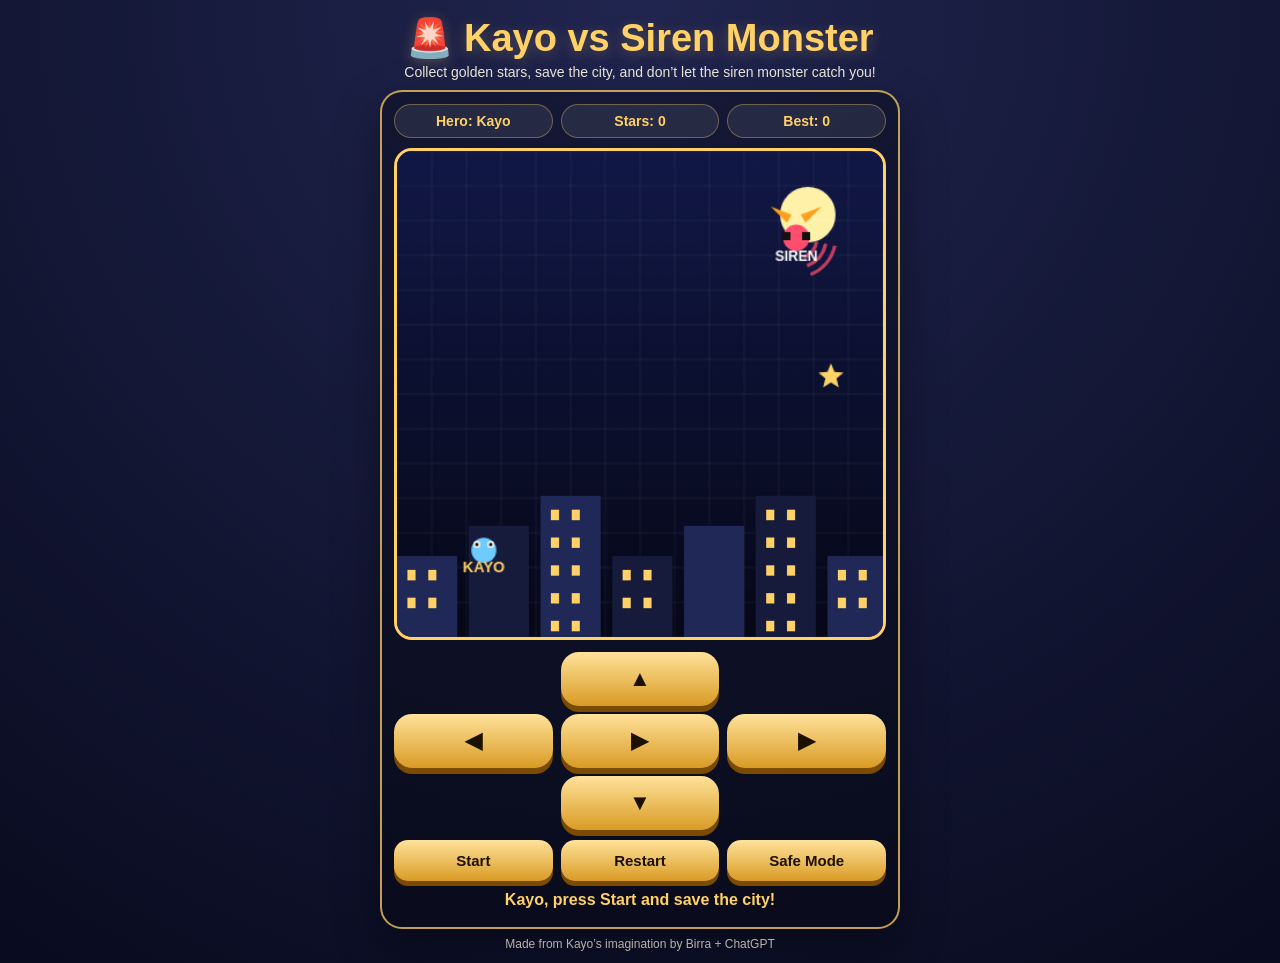
<file: kayo-game/index.html>
<!DOCTYPE html>
<html lang="en">
<head>
  <meta charset="UTF-8" />
  <meta name="viewport" content="width=device-width, initial-scale=1.0, maximum-scale=1.0, user-scalable=no" />
  <title>Kayo vs The Siren Monster</title>
  <meta name="description" content="KayoBoard: Kayo vs The Siren Monster. Collect golden stars and dodge the siren on a one-file browser canvas. No install, no account." />
  <link rel="canonical" href="https://visionmusic.et/kayo-game/" />
  <meta property="og:title" content="KayoBoard — Kayo vs The Siren Monster" />
  <meta property="og:description" content="A one-file browser game. Collect golden stars and don’t let the siren monster catch you." />
  <meta property="og:type" content="website" />
  <meta property="og:url" content="https://visionmusic.et/kayo-game/" />
  <style>
    :root {
      --night:#090b1f;
      --city:#151933;
      --gold:#ffd166;
      --blue:#6ecbff;
      --red:#ff4d6d;
      --green:#69f0ae;
      --white:#fff9e8;
    }
    * { box-sizing: border-box; -webkit-tap-highlight-color: transparent; }
    body {
      margin: 0;
      min-height: 100vh;
      overflow: hidden;
      font-family: Arial, Helvetica, sans-serif;
      color: var(--white);
      background: radial-gradient(circle at top, #20254f, var(--night));
      display: flex;
      align-items: center;
      justify-content: center;
      padding: 12px;
    }
    .wrap {
      width: min(96vw, 520px);
      text-align: center;
    }
    h1 {
      color: var(--gold);
      font-size: clamp(24px, 7vw, 38px);
      margin: 4px 0 4px;
      text-shadow: 0 3px 14px rgba(255,209,102,.25);
    }
    .subtitle {
      opacity: .9;
      margin-bottom: 10px;
      font-size: 14px;
    }
    .panel {
      background: rgba(0,0,0,.28);
      border: 2px solid rgba(255,209,102,.75);
      border-radius: 22px;
      padding: 12px;
      box-shadow: 0 18px 45px rgba(0,0,0,.35);
    }
    .topbar {
      display: flex;
      justify-content: space-between;
      gap: 8px;
      margin-bottom: 10px;
      color: var(--gold);
      font-weight: bold;
    }
    .badge {
      flex: 1;
      border-radius: 999px;
      padding: 8px 8px;
      border: 1px solid rgba(255,209,102,.35);
      background: rgba(255,255,255,.08);
      font-size: 14px;
    }
    canvas {
      width: 100%;
      aspect-ratio: 1/1;
      display: block;
      border: 3px solid var(--gold);
      border-radius: 18px;
      background: #0c1028;
      touch-action: none;
    }
    .controls {
      display: grid;
      grid-template-columns: 1fr 1fr 1fr;
      gap: 8px;
      margin-top: 12px;
      user-select: none;
    }
    button {
      border: 0;
      border-radius: 18px;
      padding: 14px 10px;
      font-size: 22px;
      font-weight: 900;
      color: #1c1000;
      background: linear-gradient(180deg, #ffe29a, #d99b25);
      box-shadow: 0 6px 0 #7a4b00;
      cursor: pointer;
    }
    button:active {
      transform: translateY(4px);
      box-shadow: 0 2px 0 #7a4b00;
    }
    .empty { visibility: hidden; }
    .smallBtns {
      display: flex;
      gap: 8px;
      margin-top: 10px;
    }
    .smallBtns button {
      flex: 1;
      font-size: 15px;
      padding: 12px 8px;
      border-radius: 14px;
      box-shadow: 0 5px 0 #7a4b00;
    }
    .message {
      min-height: 24px;
      margin-top: 10px;
      color: var(--gold);
      font-weight: bold;
    }
    .footer {
      margin-top: 8px;
      opacity: .7;
      font-size: 12px;
    }
  </style>
</head>
<body>
<div class="wrap">
  <h1>🚨 Kayo vs Siren Monster</h1>
  <div class="subtitle">Collect golden stars, save the city, and don’t let the siren monster catch you!</div>
  <div class="panel">
    <div class="topbar">
      <div class="badge">Hero: Kayo</div>
      <div class="badge">Stars: <span id="score">0</span></div>
      <div class="badge">Best: <span id="best">0</span></div>
    </div>
    <canvas id="game" width="420" height="420"></canvas>

    <div class="controls">
      <div class="empty"><button>•</button></div>
      <button onclick="moveHero(0,-1)">▲</button>
      <div class="empty"><button>•</button></div>
      <button onclick="moveHero(-1,0)">◀</button>
      <button onclick="startGame()">▶</button>
      <button onclick="moveHero(1,0)">▶</button>
      <div class="empty"><button>•</button></div>
      <button onclick="moveHero(0,1)">▼</button>
      <div class="empty"><button>•</button></div>
    </div>

    <div class="smallBtns">
      <button onclick="startGame()">Start</button>
      <button onclick="restart()">Restart</button>
      <button onclick="safeMode()">Safe Mode</button>
    </div>

    <div class="message" id="message">Kayo, press Start and save the city!</div>
  </div>
  <div class="footer">Made from Kayo’s imagination by Birra + ChatGPT</div>
</div>

<script>
const canvas = document.getElementById('game');
const ctx = canvas.getContext('2d');
const scoreEl = document.getElementById('score');
const bestEl = document.getElementById('best');
const msgEl = document.getElementById('message');

const grid = 14;
const tile = canvas.width / grid;

let hero = {x: 2, y: 11};
let monster = {x: 11, y: 2};
let star = {x: 7, y: 7};
let score = 0;
let best = Number(localStorage.getItem('kayo_siren_best') || 0);
let running = false;
let timer = null;
let tick = 0;
let monsterSleep = false;

bestEl.textContent = best;

function drawCity() {
  ctx.clearRect(0,0,canvas.width,canvas.height);

  // sky
  const sky = ctx.createLinearGradient(0, 0, 0, canvas.height);
  sky.addColorStop(0, '#111846');
  sky.addColorStop(1, '#060817');
  ctx.fillStyle = sky;
  ctx.fillRect(0,0,canvas.width,canvas.height);

  // moon
  ctx.fillStyle = '#fff2a8';
  ctx.beginPath();
  ctx.arc(355, 55, 24, 0, Math.PI*2);
  ctx.fill();

  // grid street
  ctx.strokeStyle = 'rgba(255,255,255,.06)';
  for (let i=0;i<=grid;i++) {
    ctx.beginPath();
    ctx.moveTo(i*tile,0); ctx.lineTo(i*tile,canvas.height); ctx.stroke();
    ctx.beginPath();
    ctx.moveTo(0,i*tile); ctx.lineTo(canvas.width,i*tile); ctx.stroke();
  }

  // buildings
  for (let i=0; i<7; i++) {
    const x = i * 62;
    const h = 70 + (i%3)*26;
    ctx.fillStyle = i%2 ? '#161b3b' : '#202858';
    ctx.fillRect(x, canvas.height-h, 52, h);
    ctx.fillStyle = '#ffd166';
    for (let wx=x+9; wx<x+45; wx+=18) {
      for (let wy=canvas.height-h+12; wy<canvas.height-12; wy+=24) {
        if ((wx+wy+i) % 3 !== 0) ctx.fillRect(wx, wy, 7, 9);
      }
    }
  }
}

function drawStar() {
  ctx.save();
  ctx.translate(star.x*tile + tile/2, star.y*tile + tile/2);
  ctx.fillStyle = '#ffd166';
  ctx.beginPath();
  for (let i=0;i<10;i++) {
    const r = i%2===0 ? tile*.38 : tile*.17;
    const a = Math.PI/5*i - Math.PI/2;
    ctx.lineTo(Math.cos(a)*r, Math.sin(a)*r);
  }
  ctx.closePath();
  ctx.fill();
  ctx.restore();
}

function drawHero() {
  const cx = hero.x*tile + tile/2;
  const cy = hero.y*tile + tile/2;

  ctx.fillStyle = '#6ecbff';
  ctx.beginPath();
  ctx.arc(cx, cy, tile*.36, 0, Math.PI*2);
  ctx.fill();

  ctx.fillStyle = '#fff9e8';
  ctx.beginPath();
  ctx.arc(cx-6, cy-5, 3, 0, Math.PI*2);
  ctx.arc(cx+6, cy-5, 3, 0, Math.PI*2);
  ctx.fill();

  ctx.fillStyle = '#111';
  ctx.beginPath();
  ctx.arc(cx-6, cy-5, 1.5, 0, Math.PI*2);
  ctx.arc(cx+6, cy-5, 1.5, 0, Math.PI*2);
  ctx.fill();

  ctx.fillStyle = '#ffd166';
  ctx.font = 'bold 13px Arial';
  ctx.textAlign = 'center';
  ctx.fillText('KAYO', cx, cy + tile*.62);
}

function drawMonster() {
  const cx = monster.x*tile + tile/2;
  const cy = monster.y*tile + tile/2;

  ctx.fillStyle = monsterSleep ? '#7f8c8d' : '#ff4d6d';
  ctx.beginPath();
  ctx.arc(cx, cy, tile*.38, 0, Math.PI*2);
  ctx.fill();

  // siren horns
  ctx.fillStyle = monsterSleep ? '#bdc3c7' : '#ff9f1c';
  ctx.beginPath();
  ctx.moveTo(cx-8, cy-13); ctx.lineTo(cx-22, cy-27); ctx.lineTo(cx-4, cy-20); ctx.fill();
  ctx.beginPath();
  ctx.moveTo(cx+8, cy-13); ctx.lineTo(cx+22, cy-27); ctx.lineTo(cx+4, cy-20); ctx.fill();

  // sound waves
  if (!monsterSleep) {
    ctx.strokeStyle = 'rgba(255,77,109,.75)';
    ctx.lineWidth = 3;
    for (let r=18; r<=34; r+=8) {
      ctx.beginPath();
      ctx.arc(cx, cy, r + (tick%8), 0.2, 1.2);
      ctx.stroke();
    }
  }

  ctx.fillStyle = '#111';
  ctx.fillRect(cx-12, cy-5, 7, 7);
  ctx.fillRect(cx+5, cy-5, 7, 7);

  ctx.fillStyle = '#fff';
  ctx.font = 'bold 12px Arial';
  ctx.textAlign = 'center';
  ctx.fillText(monsterSleep ? 'NAP' : 'SIREN', cx, cy + tile*.65);
}

function draw() {
  drawCity();
  drawStar();
  drawHero();
  drawMonster();
}

function randomCell() {
  return {x: Math.floor(Math.random()*grid), y: Math.floor(Math.random()*grid)};
}

function newStar() {
  do {
    star = randomCell();
  } while ((star.x === hero.x && star.y === hero.y) || (star.x === monster.x && star.y === monster.y));
}

function moveHero(dx, dy) {
  if (!running) startGame();
  hero.x = Math.max(0, Math.min(grid-1, hero.x + dx));
  hero.y = Math.max(0, Math.min(grid-1, hero.y + dy));
  checkStar();
  checkCaught();
  draw();
}

function monsterMove() {
  if (monsterSleep) return;
  const dx = hero.x - monster.x;
  const dy = hero.y - monster.y;
  if (Math.abs(dx) > Math.abs(dy)) monster.x += Math.sign(dx);
  else monster.y += Math.sign(dy);
}

function checkStar() {
  if (hero.x === star.x && hero.y === star.y) {
    score++;
    scoreEl.textContent = score;
    msgEl.textContent = 'Good job Kayo! You saved ' + score + ' stars!';
    if (score > best) {
      best = score;
      localStorage.setItem('kayo_siren_best', best);
      bestEl.textContent = best;
    }
    if (score % 5 === 0) {
      monsterSleep = true;
      msgEl.textContent = 'Power up! Siren Monster is sleeping!';
      setTimeout(() => { monsterSleep = false; }, 2500);
    }
    newStar();
  }
}

function checkCaught() {
  if (hero.x === monster.x && hero.y === monster.y) {
    clearInterval(timer);
    running = false;
    msgEl.textContent = 'Oh no! Siren Monster found Kayo. Press Restart!';
  }
}

function loop() {
  tick++;
  if (tick % 3 === 0) {
    monsterMove();
    checkCaught();
  }
  draw();
}

function startGame() {
  if (running) return;
  running = true;
  msgEl.textContent = 'Run Kayo! Get the golden stars!';
  clearInterval(timer);
  timer = setInterval(loop, 170);
}

function restart() {
  clearInterval(timer);
  hero = {x: 2, y: 11};
  monster = {x: 11, y: 2};
  score = 0;
  tick = 0;
  monsterSleep = false;
  scoreEl.textContent = score;
  newStar();
  running = false;
  msgEl.textContent = 'Kayo, press Start and save the city!';
  draw();
}

function safeMode() {
  monsterSleep = true;
  msgEl.textContent = 'Safe Mode: Siren Monster is sleeping for a little bit.';
  setTimeout(() => { monsterSleep = false; }, 6000);
  draw();
}

document.addEventListener('keydown', e => {
  if (e.key === 'ArrowUp') moveHero(0,-1);
  if (e.key === 'ArrowDown') moveHero(0,1);
  if (e.key === 'ArrowLeft') moveHero(-1,0);
  if (e.key === 'ArrowRight') moveHero(1,0);
});

let sx=0, sy=0;
canvas.addEventListener('touchstart', e => {
  const t = e.touches[0]; sx = t.clientX; sy = t.clientY;
}, {passive:true});

canvas.addEventListener('touchend', e => {
  const t = e.changedTouches[0];
  const dx = t.clientX - sx;
  const dy = t.clientY - sy;
  if (Math.abs(dx) > Math.abs(dy)) {
    if (dx > 18) moveHero(1,0);
    if (dx < -18) moveHero(-1,0);
  } else {
    if (dy > 18) moveHero(0,1);
    if (dy < -18) moveHero(0,-1);
  }
}, {passive:true});

restart();
</script>
</body>
</html>
</file>
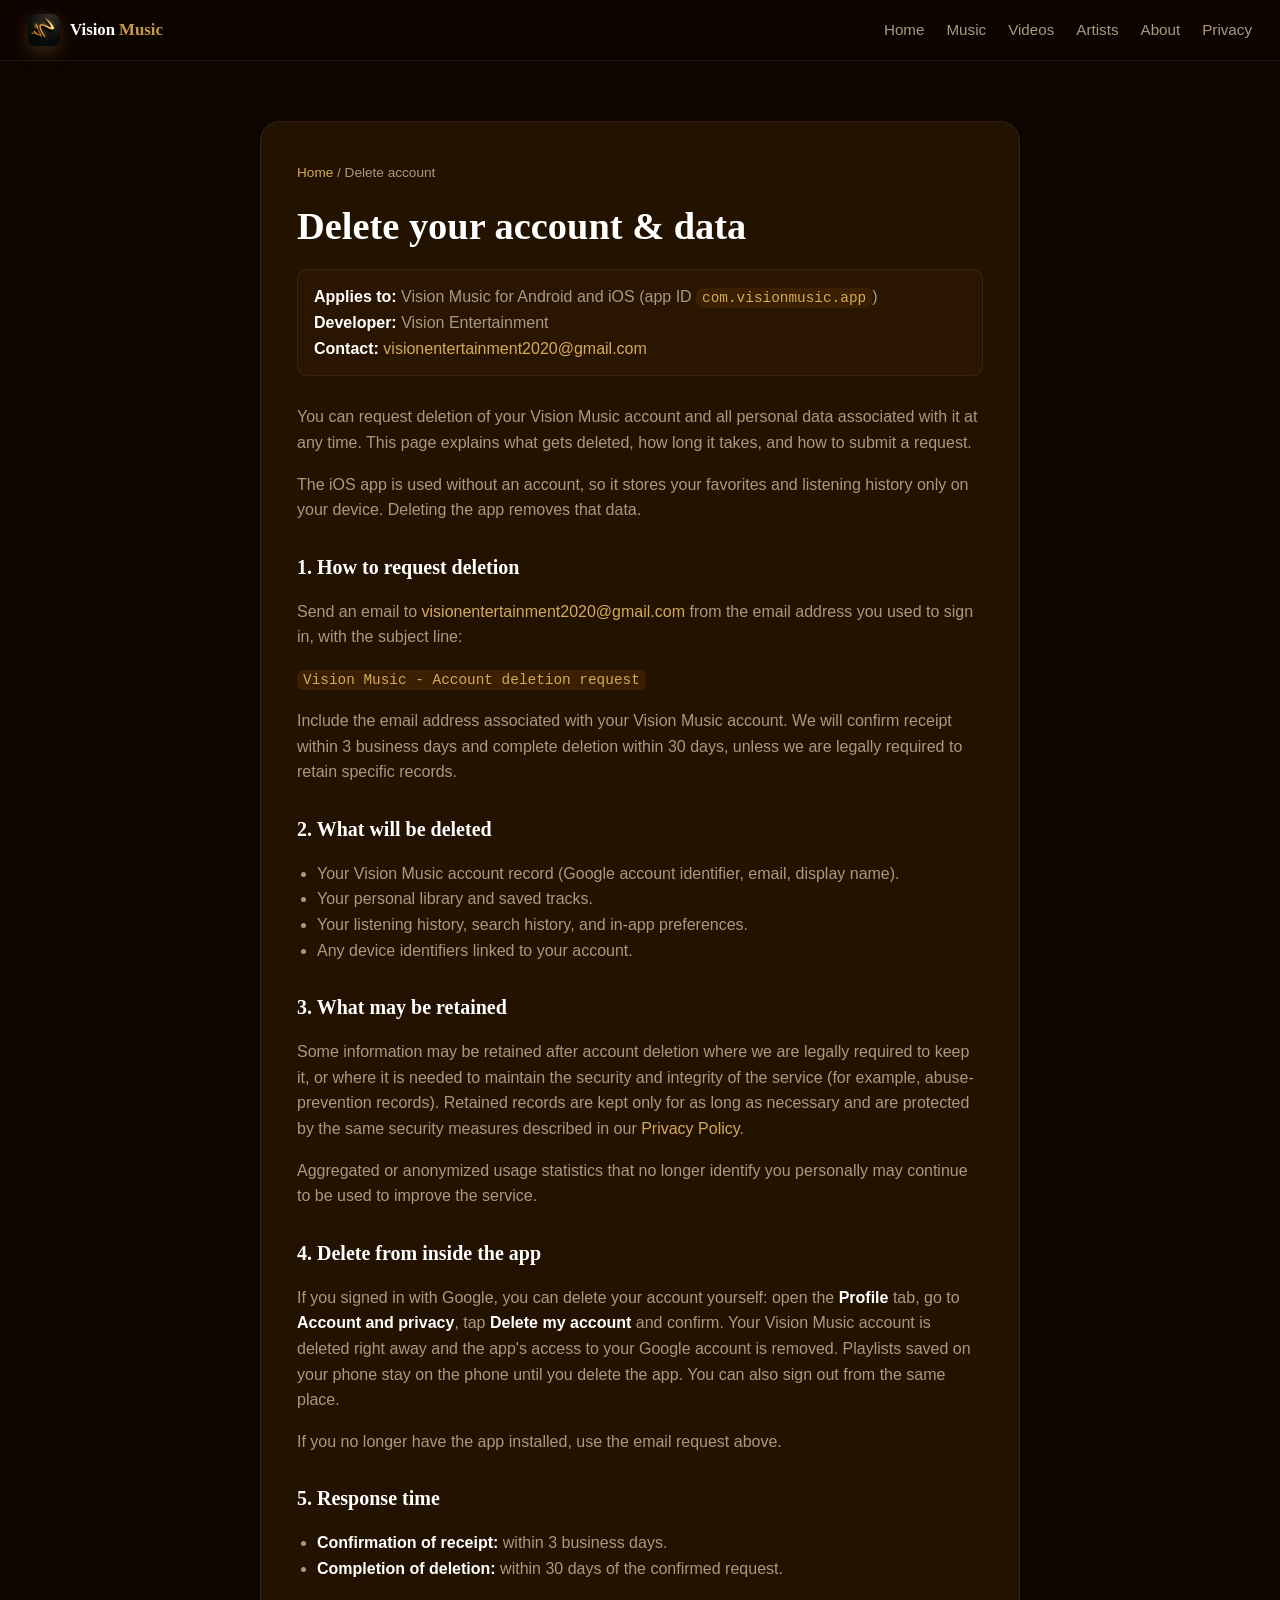
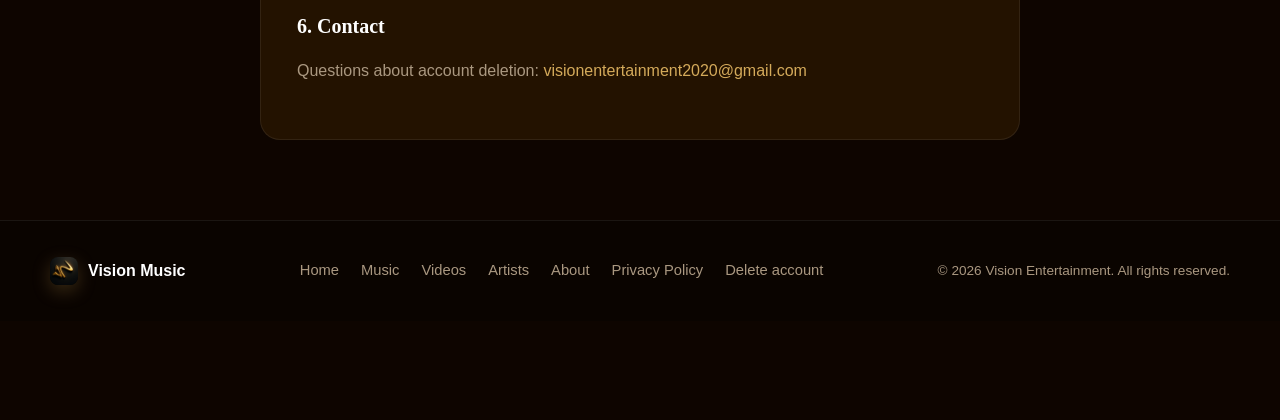
<file: delete-account.html>
<!doctype html>
<html lang="en">
<head>
  <meta charset="utf-8">
<meta name="viewport" content="width=device-width, initial-scale=1">
  <link rel="canonical" href="https://visionmusic.et/delete-account.html">
  <title>Delete your account — Vision Music</title>
  <meta name="description" content="How to request deletion of your Vision Music account and associated data.">
  <meta name="theme-color" content="#0E0500">
  <link rel="icon" href="assets/img/icon-512.png" type="image/png">
  <link rel="stylesheet" href="assets/styles.css">
</head>
<body class="legal">

<!-- HEADER -->
<header class="site-header">
  <a class="brand" href="/">
    <img class="brand-logo" src="assets/img/icon-512.png" alt="">
    <span class="brand-name">Vision<span class="brand-name-accent">Music</span></span>
  </a>
  <nav class="site-nav" aria-label="Primary">
    <a href="index.html#home">Home</a>
    <a href="index.html#player">Music</a>
    <a href="index.html#videos">Videos</a>
    <a href="index.html#artists">Artists</a>
    <a href="index.html#about">About</a>
    <a href="privacy.html">Privacy</a>
  </nav>
</header>

<main class="legal-main">
  <article class="legal-article">
    <p class="legal-breadcrumb"><a href="index.html">Home</a> <span aria-hidden="true">/</span> Delete account</p>
    <h1>Delete your account &amp; data</h1>
    <p class="legal-meta">
      <strong>Applies to:</strong> Vision Music for Android and iOS (app ID <code>com.visionmusic.app</code>)<br>
      <strong>Developer:</strong> Vision Entertainment<br>
      <strong>Contact:</strong> <a href="mailto:visionentertainment2020@gmail.com">visionentertainment2020@gmail.com</a>
    </p>

    <p>
      You can request deletion of your Vision Music account and all personal
      data associated with it at any time. This page explains what gets
      deleted, how long it takes, and how to submit a request.
    </p>
    <p>
      The iOS app is used without an account, so it stores your favorites
      and listening history only on your device. Deleting the app removes
      that data.
    </p>

    <h2>1. How to request deletion</h2>
    <p>
      Send an email to
      <a href="mailto:visionentertainment2020@gmail.com?subject=Vision%20Music%20-%20Account%20deletion%20request&amp;body=Please%20delete%20my%20Vision%20Music%20account%20and%20associated%20data.%0A%0AAccount%20email%20used%20to%20sign%20in%3A%0A">visionentertainment2020@gmail.com</a>
      from the email address you used to sign in, with the subject line:
    </p>
    <p><code>Vision Music - Account deletion request</code></p>
    <p>
      Include the email address associated with your Vision Music account.
      We will confirm receipt within 3 business days and complete deletion
      within 30 days, unless we are legally required to retain specific
      records.
    </p>

    <h2>2. What will be deleted</h2>
    <ul>
      <li>Your Vision Music account record (Google account identifier, email, display name).</li>
      <li>Your personal library and saved tracks.</li>
      <li>Your listening history, search history, and in-app preferences.</li>
      <li>Any device identifiers linked to your account.</li>
    </ul>

    <h2>3. What may be retained</h2>
    <p>
      Some information may be retained after account deletion where we are
      legally required to keep it, or where it is needed to maintain the
      security and integrity of the service (for example, abuse-prevention
      records). Retained records are kept only for as long as necessary and
      are protected by the same security measures described in our
      <a href="privacy.html">Privacy Policy</a>.
    </p>
    <p>
      Aggregated or anonymized usage statistics that no longer identify you
      personally may continue to be used to improve the service.
    </p>

    <h2>4. Delete from inside the app</h2>
    <p>
      If you signed in with Google, you can delete your account yourself:
      open the <strong>Profile</strong> tab, go to
      <strong>Account and privacy</strong>, tap
      <strong>Delete my account</strong> and confirm. Your Vision Music
      account is deleted right away and the app's access to your Google
      account is removed. Playlists saved on your phone stay on the phone
      until you delete the app. You can also sign out from the same place.
    </p>
    <p>
      If you no longer have the app installed, use the email request above.
    </p>

    <h2>5. Response time</h2>
    <ul>
      <li><strong>Confirmation of receipt:</strong> within 3 business days.</li>
      <li><strong>Completion of deletion:</strong> within 30 days of the confirmed request.</li>
    </ul>

    <h2>6. Contact</h2>
    <p>
      Questions about account deletion:
      <a href="mailto:visionentertainment2020@gmail.com">visionentertainment2020@gmail.com</a>
    </p>
  </article>
</main>

<!-- FOOTER -->
<footer class="site-footer">
  <div class="footer-inner">
    <div class="footer-brand">
      <img class="brand-logo" src="assets/img/icon-512.png" alt="">
      <span>Vision Music</span>
    </div>
    <nav class="footer-nav" aria-label="Footer">
      <a href="index.html#home">Home</a>
      <a href="index.html#player">Music</a>
      <a href="index.html#videos">Videos</a>
      <a href="index.html#artists">Artists</a>
      <a href="index.html#about">About</a>
      <a href="privacy.html">Privacy Policy</a>
      <a href="delete-account.html">Delete account</a>
    </nav>
    <p class="footer-copy">© <span id="year">2026</span> Vision Entertainment. All rights reserved.</p>
  </div>
</footer>

<script>document.getElementById('year').textContent = new Date().getFullYear();</script>
</body>
</html>
</file>
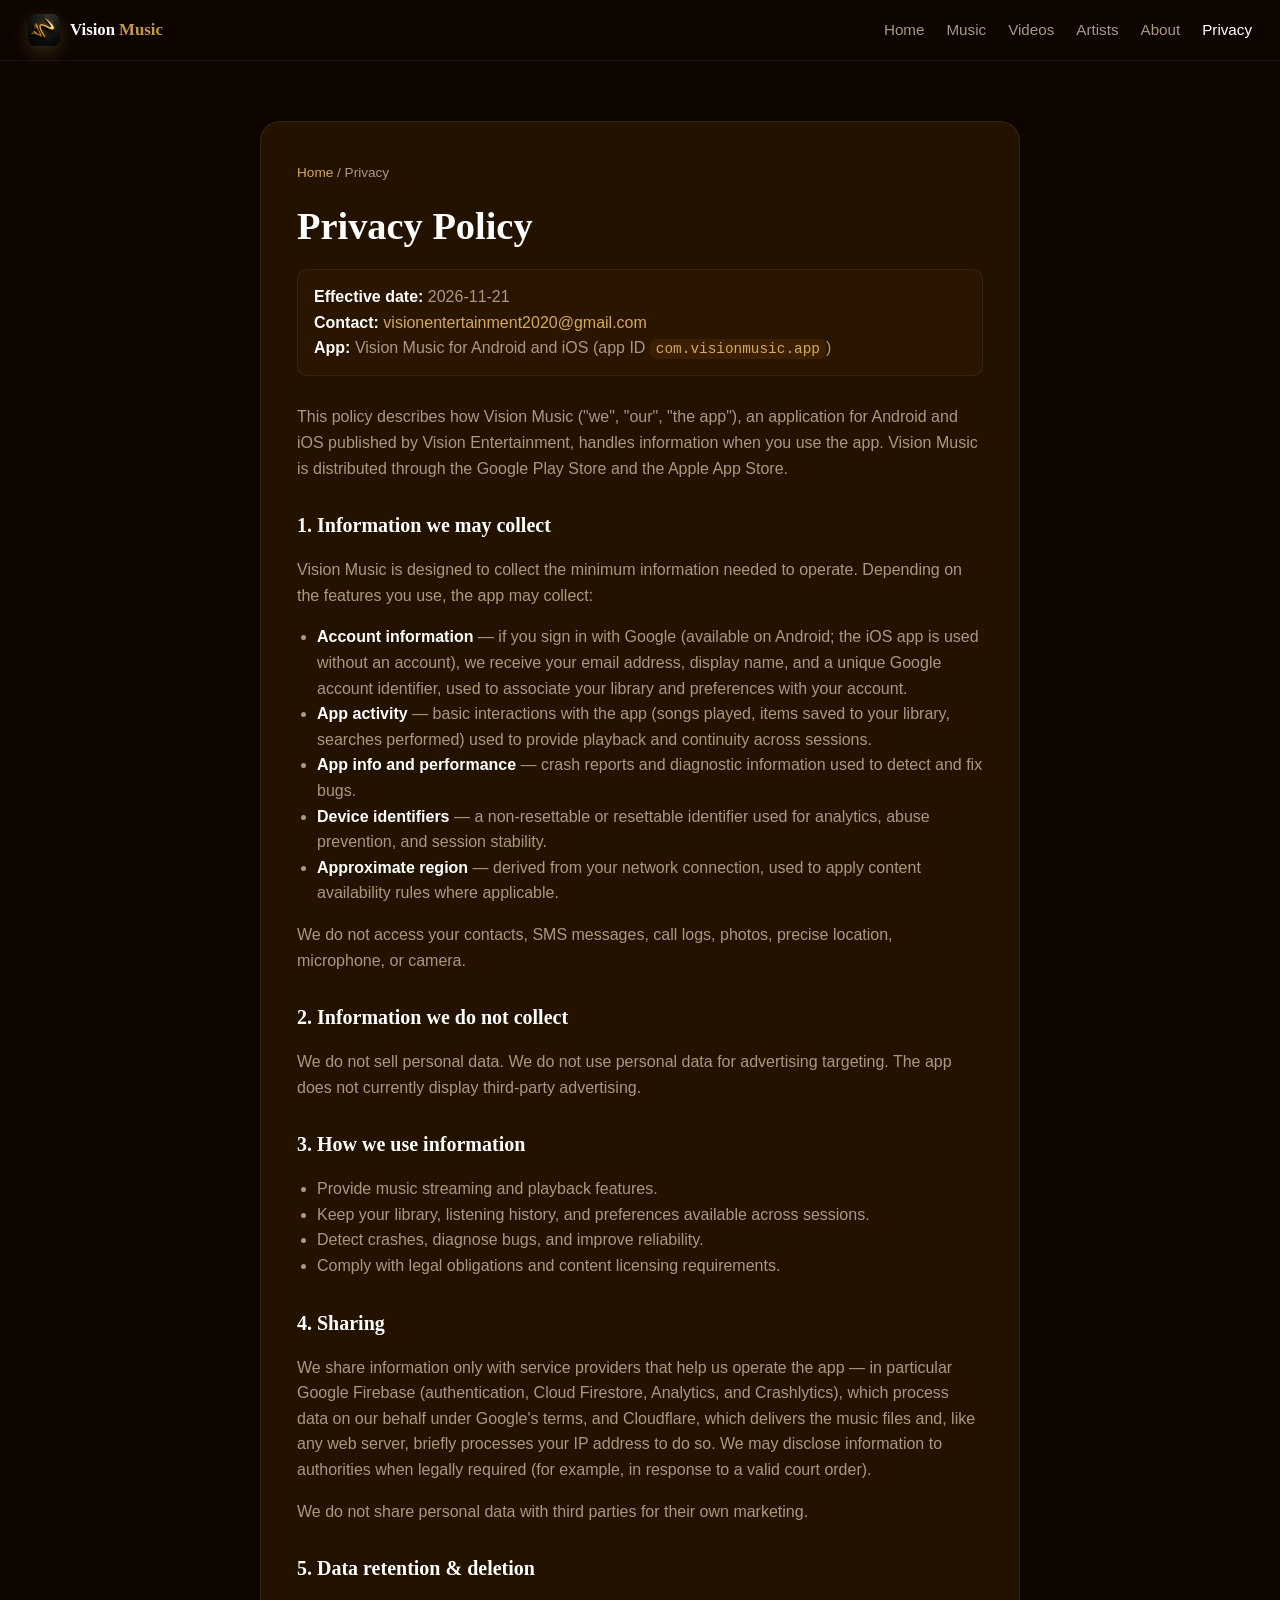
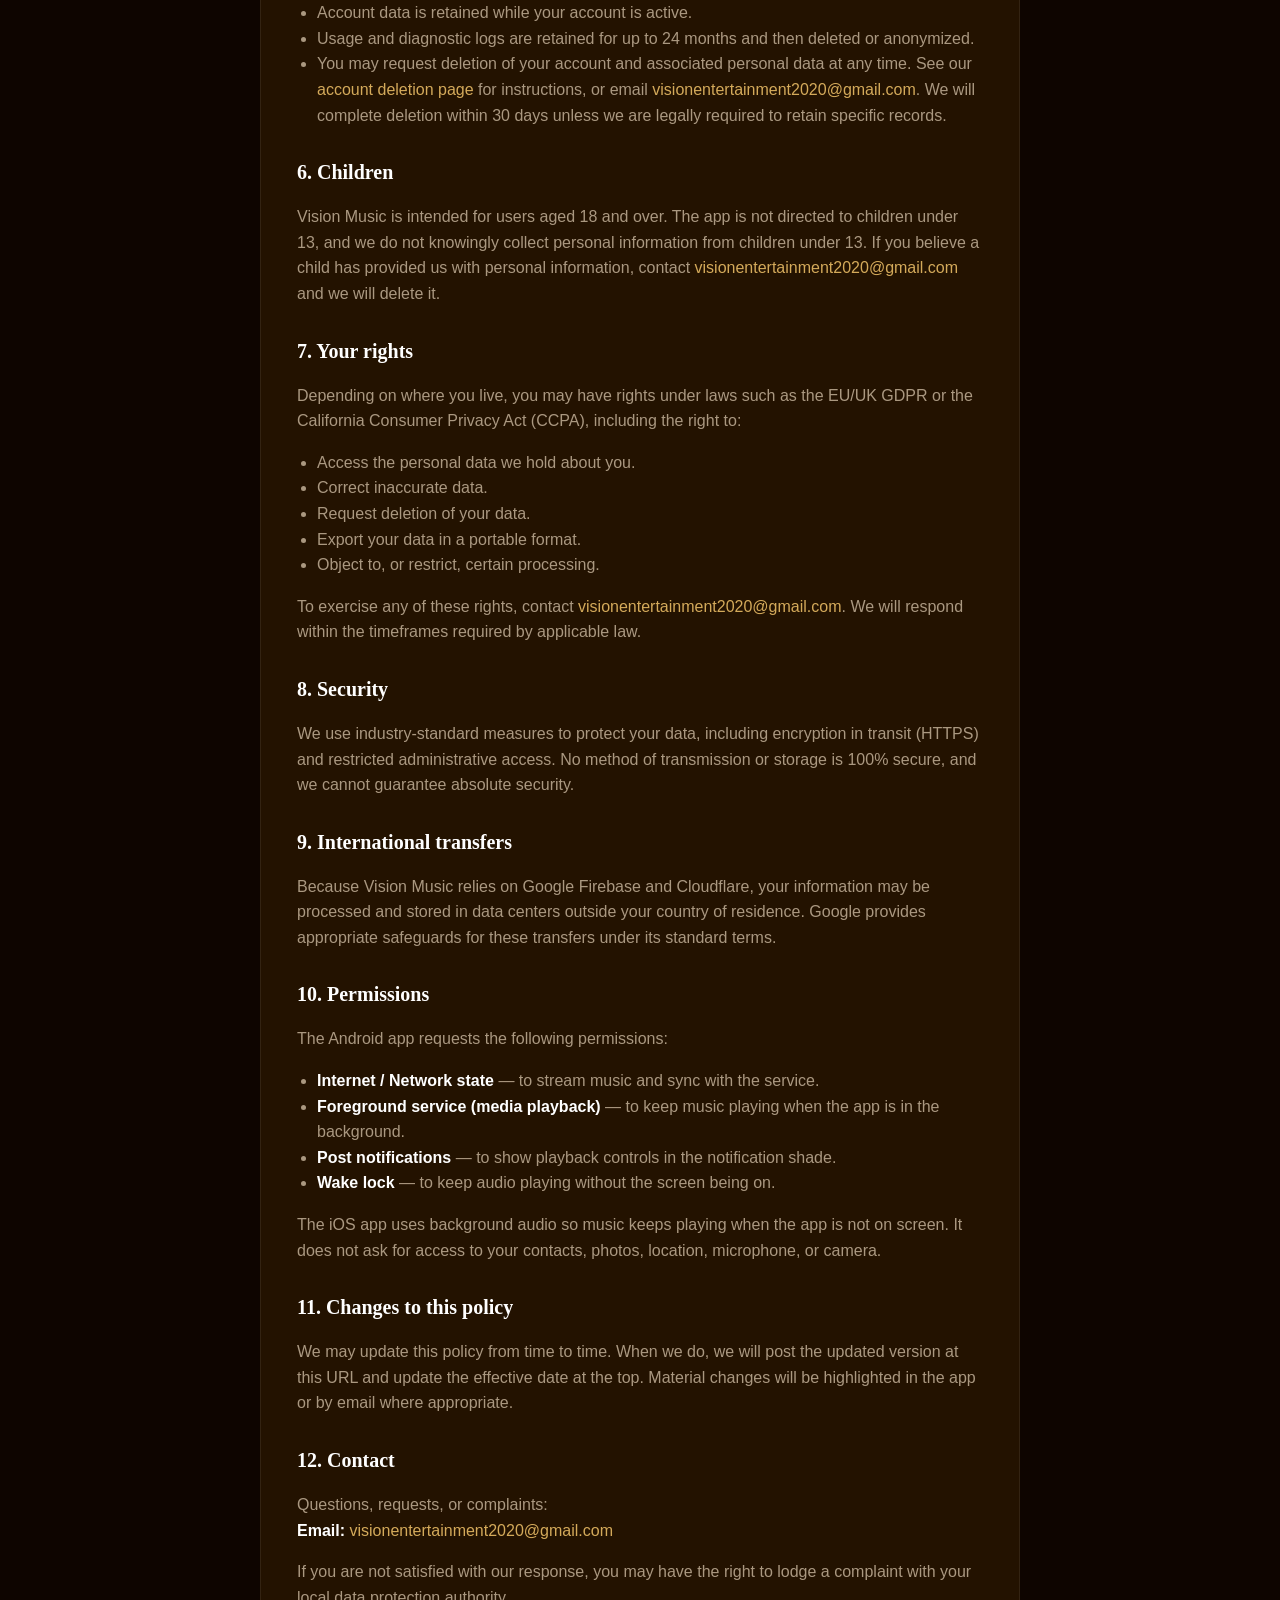
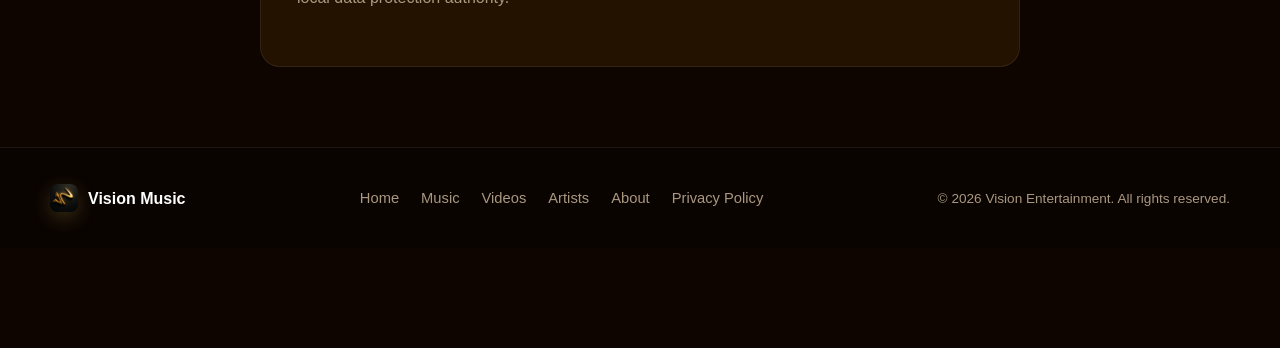
<file: privacy.html>
<!doctype html>
<html lang="en">
<head>
  <meta charset="utf-8">
<meta name="viewport" content="width=device-width, initial-scale=1">
  <link rel="canonical" href="https://visionmusic.et/privacy.html">
  <title>Privacy Policy — Vision Music</title>
  <meta name="description" content="Privacy Policy for the Vision Music app on Android and iOS.">
  <meta name="theme-color" content="#0E0500">
  <link rel="icon" href="assets/img/icon-512.png" type="image/png">
  <link rel="stylesheet" href="assets/styles.css">
</head>
<body class="legal">

<!-- HEADER -->
<header class="site-header">
  <a class="brand" href="/">
    <img class="brand-logo" src="assets/img/icon-512.png" alt="">
    <span class="brand-name">Vision<span class="brand-name-accent">Music</span></span>
  </a>
  <nav class="site-nav" aria-label="Primary">
    <a href="index.html#home">Home</a>
    <a href="index.html#player">Music</a>
    <a href="index.html#videos">Videos</a>
    <a href="index.html#artists">Artists</a>
    <a href="index.html#about">About</a>
    <a href="privacy.html" aria-current="page">Privacy</a>
  </nav>
</header>

<main class="legal-main">
  <article class="legal-article">
    <p class="legal-breadcrumb"><a href="index.html">Home</a> <span aria-hidden="true">/</span> Privacy</p>
    <h1>Privacy Policy</h1>
    <p class="legal-meta">
      <strong>Effective date:</strong> 2026-11-21<br>
      <strong>Contact:</strong> <a href="mailto:visionentertainment2020@gmail.com">visionentertainment2020@gmail.com</a><br>
      <strong>App:</strong> Vision Music for Android and iOS (app ID <code>com.visionmusic.app</code>)
    </p>

    <p>
      This policy describes how Vision Music ("we", "our", "the app"),
      an application for Android and iOS published by Vision Entertainment,
      handles information when you use the app. Vision Music is distributed
      through the Google Play Store and the Apple App Store.
    </p>

    <h2>1. Information we may collect</h2>
    <p>
      Vision Music is designed to collect the minimum information needed to
      operate. Depending on the features you use, the app may collect:
    </p>
    <ul>
      <li><strong>Account information</strong> — if you sign in with Google (available on Android; the iOS app is used without an account), we receive your email address, display name, and a unique Google account identifier, used to associate your library and preferences with your account.</li>
      <li><strong>App activity</strong> — basic interactions with the app (songs played, items saved to your library, searches performed) used to provide playback and continuity across sessions.</li>
      <li><strong>App info and performance</strong> — crash reports and diagnostic information used to detect and fix bugs.</li>
      <li><strong>Device identifiers</strong> — a non-resettable or resettable identifier used for analytics, abuse prevention, and session stability.</li>
      <li><strong>Approximate region</strong> — derived from your network connection, used to apply content availability rules where applicable.</li>
    </ul>
    <p>We do not access your contacts, SMS messages, call logs, photos, precise location, microphone, or camera.</p>

    <h2>2. Information we do not collect</h2>
    <p>
      We do not sell personal data. We do not use personal data for
      advertising targeting. The app does not currently display third-party
      advertising.
    </p>

    <h2>3. How we use information</h2>
    <ul>
      <li>Provide music streaming and playback features.</li>
      <li>Keep your library, listening history, and preferences available across sessions.</li>
      <li>Detect crashes, diagnose bugs, and improve reliability.</li>
      <li>Comply with legal obligations and content licensing requirements.</li>
    </ul>

    <h2>4. Sharing</h2>
    <p>
      We share information only with service providers that help us operate
      the app — in particular Google Firebase (authentication, Cloud
      Firestore, Analytics, and Crashlytics), which process data on our
      behalf under Google's terms, and Cloudflare, which delivers the music
      files and, like any web server, briefly processes your IP address to
      do so. We may disclose information to authorities when
      legally required (for example, in response to a valid court order).
    </p>
    <p>We do not share personal data with third parties for their own marketing.</p>

    <h2>5. Data retention &amp; deletion</h2>
    <ul>
      <li>Account data is retained while your account is active.</li>
      <li>Usage and diagnostic logs are retained for up to 24 months and then deleted or anonymized.</li>
      <li>You may request deletion of your account and associated personal data at any time. See our <a href="delete-account.html">account deletion page</a> for instructions, or email <a href="mailto:visionentertainment2020@gmail.com">visionentertainment2020@gmail.com</a>. We will complete deletion within 30 days unless we are legally required to retain specific records.</li>
    </ul>

    <h2>6. Children</h2>
    <p>
      Vision Music is intended for users aged 18 and over. The app is not
      directed to children under 13, and we do not knowingly collect personal
      information from children under 13. If you believe a child has
      provided us with personal information, contact
      <a href="mailto:visionentertainment2020@gmail.com">visionentertainment2020@gmail.com</a>
      and we will delete it.
    </p>

    <h2>7. Your rights</h2>
    <p>Depending on where you live, you may have rights under laws such as the EU/UK GDPR or the California Consumer Privacy Act (CCPA), including the right to:</p>
    <ul>
      <li>Access the personal data we hold about you.</li>
      <li>Correct inaccurate data.</li>
      <li>Request deletion of your data.</li>
      <li>Export your data in a portable format.</li>
      <li>Object to, or restrict, certain processing.</li>
    </ul>
    <p>To exercise any of these rights, contact <a href="mailto:visionentertainment2020@gmail.com">visionentertainment2020@gmail.com</a>. We will respond within the timeframes required by applicable law.</p>

    <h2>8. Security</h2>
    <p>
      We use industry-standard measures to protect your data, including
      encryption in transit (HTTPS) and restricted administrative access. No
      method of transmission or storage is 100% secure, and we cannot
      guarantee absolute security.
    </p>

    <h2>9. International transfers</h2>
    <p>
      Because Vision Music relies on Google Firebase and Cloudflare, your
      information may be processed and stored in data centers outside your
      country of residence. Google provides appropriate safeguards for
      these transfers under its standard terms.
    </p>

    <h2>10. Permissions</h2>
    <p>The Android app requests the following permissions:</p>
    <ul>
      <li><strong>Internet / Network state</strong> — to stream music and sync with the service.</li>
      <li><strong>Foreground service (media playback)</strong> — to keep music playing when the app is in the background.</li>
      <li><strong>Post notifications</strong> — to show playback controls in the notification shade.</li>
      <li><strong>Wake lock</strong> — to keep audio playing without the screen being on.</li>
    </ul>
    <p>
      The iOS app uses background audio so music keeps playing when the app
      is not on screen. It does not ask for access to your contacts, photos,
      location, microphone, or camera.
    </p>

    <h2>11. Changes to this policy</h2>
    <p>
      We may update this policy from time to time. When we do, we will post
      the updated version at this URL and update the effective date at the
      top. Material changes will be highlighted in the app or by email
      where appropriate.
    </p>

    <h2>12. Contact</h2>
    <p>
      Questions, requests, or complaints:<br>
      <strong>Email:</strong>
      <a href="mailto:visionentertainment2020@gmail.com">visionentertainment2020@gmail.com</a>
    </p>
    <p>If you are not satisfied with our response, you may have the right to lodge a complaint with your local data protection authority.</p>
  </article>
</main>

<!-- FOOTER -->
<footer class="site-footer">
  <div class="footer-inner">
    <div class="footer-brand">
      <img class="brand-logo" src="assets/img/icon-512.png" alt="">
      <span>Vision Music</span>
    </div>
    <nav class="footer-nav" aria-label="Footer">
      <a href="index.html#home">Home</a>
      <a href="index.html#player">Music</a>
      <a href="index.html#videos">Videos</a>
      <a href="index.html#artists">Artists</a>
      <a href="index.html#about">About</a>
      <a href="privacy.html">Privacy Policy</a>
    </nav>
    <p class="footer-copy">© <span id="year">2026</span> Vision Entertainment. All rights reserved.</p>
  </div>
</footer>

<script>document.getElementById('year').textContent = new Date().getFullYear();</script>
</body>
</html>
</file>
<file: assets/styles.css>
/* ============================================
   Vision Music — Global Styles
   ============================================ */

:root {
  --gold: #C39A4A;
  --gold-light: #D4AA5A;
  --gold-deep: #A67C32;
  --gold-dim: #8B6820;

  --bg: #0E0500;
  --bg-alt: #160800;
  --surface: #1A0A00;
  --card: #231200;
  --card-hover: #2a1600;

  --text: #FFFFFF;
  --text-soft: #AA9880;
  --text-dim: #6B5040;

  --line: rgba(255, 255, 255, 0.07);
  --line-strong: rgba(255, 255, 255, 0.12);

  --radius-s: 12px;
  --radius-m: 16px;
  --radius-l: 20px;
  --radius-xl: 28px;

  --max-w: 1180px;

  --font-sans: "Inter", -apple-system, BlinkMacSystemFont, "SF Pro Text", "Segoe UI", Roboto, Helvetica, Arial, sans-serif;
  --font-display: "Playfair Display", "Cormorant Garamond", Georgia, serif;
}

/* Base
   ------------------------------------------ */
* { box-sizing: border-box; }

html, body {
  margin: 0;
  padding: 0;
}

body {
  background: var(--bg);
  color: var(--text);
  font-family: var(--font-sans);
  font-size: 16px;
  line-height: 1.6;
  -webkit-font-smoothing: antialiased;
  -moz-osx-font-smoothing: grayscale;
  overflow-x: hidden;
  padding-bottom: 100px;
}

a {
  color: var(--gold-light);
  text-decoration: none;
}
a:hover { color: var(--gold); }

img {
  max-width: 100%;
  display: block;
}

/* Header
   ------------------------------------------ */
.site-header {
  position: sticky;
  top: 0;
  z-index: 40;
  display: flex;
  align-items: center;
  justify-content: space-between;
  padding: 14px 28px;
  background: rgba(14, 5, 0, 0.92);
  backdrop-filter: saturate(160%) blur(12px);
  -webkit-backdrop-filter: saturate(160%) blur(12px);
  border-bottom: 1px solid var(--line);
}

.brand {
  display: inline-flex;
  align-items: center;
  gap: 10px;
  color: var(--text);
  font-weight: 600;
}

.brand-logo {
  width: 32px;
  height: 32px;
  border-radius: 8px;
  box-shadow: 0 6px 18px rgba(195, 154, 74, 0.25);
}

.brand-name {
  font-family: var(--font-display);
  font-size: 1.05rem;
}

.brand-name-accent {
  color: var(--gold);
  margin-left: 4px;
}

.site-nav {
  display: flex;
  gap: 22px;
}

.site-nav a {
  color: var(--text-soft);
  font-size: 0.95rem;
  transition: color .2s ease;
}

.site-nav a:hover,
.site-nav a[aria-current="page"] {
  color: var(--text);
}

/* Hero
   ------------------------------------------ */
.hero {
  position: relative;
  padding: 72px 28px 80px;
  overflow: hidden;
  background:
    radial-gradient(900px 520px at 85% -10%, rgba(195, 154, 74, 0.18), transparent 60%),
    radial-gradient(900px 500px at 0% 110%, rgba(166, 124, 50, 0.12), transparent 60%),
    linear-gradient(180deg, #120700 0%, #0E0500 100%);
}

.hero-glow {
  position: absolute;
  inset: auto -15% -30% -15%;
  height: 60%;
  background: radial-gradient(closest-side, rgba(212, 170, 90, 0.18), transparent 70%);
  filter: blur(40px);
  pointer-events: none;
}

.hero-inner {
  position: relative;
  max-width: var(--max-w);
  margin: 0 auto;
  display: grid;
  grid-template-columns: 1.1fr .9fr;
  gap: 48px;
  align-items: center;
}

.hero-copy h1 {
  font-family: var(--font-display);
  font-weight: 600;
  font-size: clamp(2.4rem, 5.6vw, 4.2rem);
  line-height: 1.08;
  letter-spacing: -0.01em;
  margin: 0 0 22px;
}

.gold {
  background: linear-gradient(180deg, var(--gold-light), var(--gold));
  -webkit-background-clip: text;
  background-clip: text;
  -webkit-text-fill-color: transparent;
}

.eyebrow {
  color: var(--gold);
  text-transform: uppercase;
  letter-spacing: 0.18em;
  font-size: 0.78rem;
  margin: 0 0 18px;
}

.hero-subline {
  max-width: 600px;
  color: var(--text);
  font-size: 1.2rem;
  font-weight: 500;
  line-height: 1.45;
  margin: 0 0 20px;
  letter-spacing: -0.005em;
}

.lede {
  max-width: 560px;
  color: var(--text-soft);
  font-size: 1.05rem;
  margin: 0 0 28px;
}

.hero-credibility {
  margin: 20px 0 0;
  max-width: 600px;
  color: var(--gold-light);
  font-size: 0.92rem;
  letter-spacing: 0.01em;
  border-left: 2px solid var(--gold);
  padding-left: 14px;
}

.cta-row {
  display: flex;
  flex-wrap: wrap;
  gap: 14px;
}

/* Buttons
   ------------------------------------------ */
.btn {
  display: inline-flex;
  align-items: center;
  justify-content: center;
  padding: 14px 22px;
  border-radius: 999px;
  font-weight: 600;
  font-size: 0.98rem;
  line-height: 1;
  transition: transform .15s ease, background .2s ease, border-color .2s ease, color .2s ease, filter .2s ease;
  border: 1px solid transparent;
  cursor: pointer;
}

.btn:hover { transform: translateY(-1px); }

.btn-primary {
  background: linear-gradient(180deg, var(--gold-light), var(--gold));
  color: #1c1000;
  flex-direction: column;
  padding: 10px 22px;
  line-height: 1.1;
  gap: 2px;
  box-shadow: 0 8px 20px rgba(195, 154, 74, 0.25);
}

.btn-primary .btn-kicker {
  font-size: 0.68rem;
  font-weight: 500;
  text-transform: uppercase;
  letter-spacing: 0.12em;
  opacity: 0.85;
}

.btn-primary .btn-label {
  font-size: 1.1rem;
  font-weight: 700;
}

.btn-primary:hover {
  filter: brightness(1.05);
  color: #1c1000;
}

.btn-ghost {
  background: transparent;
  border-color: var(--line-strong);
  color: var(--text);
}

.btn-ghost:hover {
  border-color: var(--gold);
  color: var(--gold);
}

.hero-note {
  margin-top: 20px;
  color: var(--text-soft);
  font-size: 0.88rem;
}

/* Hero Visual / Device
   ------------------------------------------ */
.hero-visual {
  position: relative;
  display: flex;
  align-items: center;
  justify-content: center;
}

.device {
  width: min(340px, 80%);
  border-radius: 36px;
  padding: 10px;
  background: linear-gradient(180deg, #2a1500, #140700);
  border: 1px solid rgba(212, 170, 90, 0.25);
  box-shadow:
    0 40px 80px -20px rgba(0, 0, 0, 0.8),
    0 0 0 1px rgba(195, 154, 74, 0.12),
    inset 0 0 0 1px rgba(255, 255, 255, 0.03);
  transform: rotate(-2deg);
}

.device img {
  width: 100%;
  border-radius: 28px;
  display: block;
  box-shadow: 0 10px 30px rgba(0, 0, 0, 0.5);
}

/* Sections
   ------------------------------------------ */
.section {
  padding: 64px 28px;
  background: var(--bg);
}

.section-alt {
  background: var(--bg-alt);
  border-top: 1px solid var(--line);
  border-bottom: 1px solid var(--line);
}

.section-inner {
  max-width: var(--max-w);
  margin: 0 auto;
}

.section-title {
  font-family: var(--font-display);
  font-weight: 600;
  font-size: clamp(1.9rem, 3.6vw, 2.6rem);
  margin: 0 0 14px;
  letter-spacing: -0.01em;
}

.section-lead {
  color: var(--text-soft);
  font-size: 1.05rem;
  max-width: 720px;
  margin: 0 0 14px;
}

.section-body {
  color: var(--text-soft);
  max-width: 720px;
  margin: 0;
}

/* Player Section
   ------------------------------------------ */
.player-section {
  padding: 40px 28px 24px;
}

.player-tabs {
  display: flex;
  gap: 8px;
  flex-wrap: wrap;
  margin-bottom: 24px;
}

.tb {
  padding: 8px 18px;
  border-radius: 999px;
  border: 1px solid var(--line);
  background: transparent;
  color: var(--text-soft);
  font-size: 0.9rem;
  cursor: pointer;
  transition: all .2s ease;
}

.tb:hover {
  border-color: var(--gold-dim);
  color: var(--text);
}

.tb.tba {
  background: rgba(195, 154, 74, 0.15);
  border-color: var(--gold);
  color: var(--gold);
}

/* Tracks Grid
   ------------------------------------------ */
.tracks-grid {
  display: grid;
  grid-template-columns: repeat(auto-fill, minmax(160px, 1fr));
  gap: 20px;
}

.tc {
  background: var(--card);
  border: 1px solid var(--line);
  border-radius: var(--radius-m);
  padding: 12px;
  cursor: pointer;
  transition: transform .2s ease, border-color .2s ease, background .2s ease;
}

.tc:hover {
  transform: translateY(-3px);
  border-color: rgba(195, 154, 74, 0.4);
  background: var(--card-hover);
}

.tcw {
  position: relative;
  border-radius: var(--radius-s);
  overflow: hidden;
  margin-bottom: 12px;
}

.tcov {
  width: 100%;
  aspect-ratio: 1;
  object-fit: cover;
  border-radius: var(--radius-s);
}

.tpb {
  position: absolute;
  bottom: 8px;
  right: 8px;
  width: 44px;
  height: 44px;
  border-radius: 50%;
  background: var(--gold);
  color: #1c1000;
  border: none;
  display: flex;
  align-items: center;
  justify-content: center;
  cursor: pointer;
  opacity: 0;
  transform: translateY(6px);
  transition: opacity .2s ease, transform .2s ease;
  box-shadow: 0 4px 12px rgba(0, 0, 0, 0.4);
}

.tc:hover .tpb {
  opacity: 1;
  transform: translateY(0);
}

.tt {
  font-size: 0.95rem;
  font-weight: 600;
  margin: 0 0 4px;
  white-space: nowrap;
  overflow: hidden;
  text-overflow: ellipsis;
}

.ta {
  font-size: 0.85rem;
  color: var(--text-soft);
  margin: 0;
  white-space: nowrap;
  overflow: hidden;
  text-overflow: ellipsis;
}

/* Player Bar (Fixed Bottom)
   ------------------------------------------ */
.player-bar {
  position: fixed;
  bottom: 0;
  left: 0;
  right: 0;
  z-index: 50;
  background: rgba(14, 5, 0, 0.96);
  backdrop-filter: saturate(160%) blur(16px);
  -webkit-backdrop-filter: saturate(160%) blur(16px);
  border-top: 1px solid var(--line);
  padding: 10px 24px;
  display: grid;
  grid-template-columns: 1fr 1.5fr 1fr;
  gap: 20px;
  align-items: center;
}

.player-track {
  display: flex;
  align-items: center;
  gap: 12px;
  min-width: 0;
}

.player-cover {
  width: 52px;
  height: 52px;
  border-radius: 8px;
  object-fit: cover;
  border: 1px solid var(--line);
}

.player-meta { min-width: 0; }

.player-title {
  font-size: 0.95rem;
  font-weight: 600;
  margin: 0;
  white-space: nowrap;
  overflow: hidden;
  text-overflow: ellipsis;
}

.player-artist {
  font-size: 0.82rem;
  color: var(--text-soft);
  margin: 2px 0 0;
  white-space: nowrap;
  overflow: hidden;
  text-overflow: ellipsis;
}

.player-controls {
  display: flex;
  flex-direction: column;
  align-items: center;
  gap: 6px;
}

.control-buttons {
  display: flex;
  align-items: center;
  gap: 14px;
}

.control-btn {
  background: none;
  border: none;
  color: var(--text-soft);
  cursor: pointer;
  padding: 6px;
  border-radius: 50%;
  display: flex;
  align-items: center;
  justify-content: center;
  transition: color .2s ease, background .2s ease;
}

.control-btn:hover {
  color: var(--text);
  background: rgba(255, 255, 255, 0.06);
}

.control-btn.active { color: var(--gold); }

.control-btn.play {
  width: 42px;
  height: 42px;
  background: var(--text);
  color: var(--bg);
}

.control-btn.play:hover {
  background: var(--gold);
  color: #1c1000;
}

.progress-wrap {
  display: flex;
  align-items: center;
  gap: 10px;
  width: 100%;
  max-width: 480px;
}

.time {
  font-size: 0.72rem;
  color: var(--text-dim);
  min-width: 36px;
  text-align: center;
  font-variant-numeric: tabular-nums;
}

.progress-container {
  flex: 1;
  height: 4px;
  background: rgba(255, 255, 255, 0.1);
  border-radius: 2px;
  cursor: pointer;
  position: relative;
}

.progress-bar {
  height: 100%;
  background: var(--gold);
  border-radius: 2px;
  width: 0%;
  transition: width .1s linear;
}

.player-extras {
  display: flex;
  align-items: center;
  justify-content: flex-end;
  gap: 12px;
}

.volume-wrap {
  display: flex;
  align-items: center;
  gap: 8px;
}

.volume-slider {
  width: 100px;
  height: 4px;
  -webkit-appearance: none;
  appearance: none;
  background: rgba(255, 255, 255, 0.1);
  border-radius: 2px;
  cursor: pointer;
}

.volume-slider::-webkit-slider-thumb {
  -webkit-appearance: none;
  width: 12px;
  height: 12px;
  border-radius: 50%;
  background: var(--gold);
  cursor: pointer;
}

.volume-slider::-moz-range-thumb {
  width: 12px;
  height: 12px;
  border-radius: 50%;
  background: var(--gold);
  cursor: pointer;
  border: none;
}

/* Queue Panel
   ------------------------------------------ */
.queue-panel {
  position: fixed;
  top: 0;
  right: 0;
  bottom: 0;
  width: 340px;
  max-width: 90vw;
  background: rgba(14, 5, 0, 0.98);
  backdrop-filter: blur(20px);
  border-left: 1px solid var(--line);
  z-index: 60;
  transform: translateX(100%);
  transition: transform .3s ease;
  display: flex;
  flex-direction: column;
}

.queue-panel.open { transform: translateX(0); }

.queue-header {
  padding: 20px 24px;
  border-bottom: 1px solid var(--line);
  display: flex;
  align-items: center;
  justify-content: space-between;
}

.queue-header h3 {
  margin: 0;
  font-family: var(--font-display);
  font-size: 1.2rem;
}

.close-queue {
  background: none;
  border: none;
  color: var(--text-soft);
  font-size: 1.4rem;
  cursor: pointer;
}

.queue-list {
  flex: 1;
  overflow-y: auto;
  padding: 12px;
}

.qi {
  display: flex;
  align-items: center;
  gap: 12px;
  padding: 10px 12px;
  border-radius: 10px;
  cursor: pointer;
  transition: background .15s ease;
}

.qi:hover { background: rgba(255, 255, 255, 0.04); }

.qi.qa { background: rgba(195, 154, 74, 0.12); }

.qthumb {
  width: 40px;
  height: 40px;
  border-radius: 6px;
  object-fit: cover;
}

.qinfo { flex: 1; min-width: 0; }

.qt {
  font-size: 0.9rem;
  font-weight: 500;
  margin: 0;
  white-space: nowrap;
  overflow: hidden;
  text-overflow: ellipsis;
}

.qa2 {
  font-size: 0.8rem;
  color: var(--text-soft);
  margin: 2px 0 0;
}

.qp { color: var(--gold); font-size: 0.8rem; }

/* Updates
   ------------------------------------------ */
.updates-list {
  margin-top: 32px;
  display: grid;
  gap: 16px;
  grid-template-columns: repeat(auto-fit, minmax(280px, 1fr));
}

.update-item {
  background: var(--card);
  border: 1px solid var(--line);
  border-radius: var(--radius-l);
  padding: 22px 24px;
  transition: border-color .2s ease, transform .2s ease;
}

.update-item:hover {
  border-color: rgba(195, 154, 74, 0.45);
  transform: translateY(-2px);
}

.update-badge {
  display: inline-block;
  padding: 4px 10px;
  border-radius: 999px;
  font-size: 0.72rem;
  font-weight: 600;
  text-transform: uppercase;
  letter-spacing: 0.08em;
  background: rgba(195, 154, 74, 0.18);
  color: var(--gold);
  margin-bottom: 10px;
}

.update-item h4 {
  font-family: var(--font-display);
  font-weight: 600;
  font-size: 1.1rem;
  margin: 0 0 6px;
  color: var(--text);
}

.update-item p {
  color: var(--text-soft);
  margin: 0;
  font-size: 0.95rem;
  line-height: 1.5;
}

/* Features
   ------------------------------------------ */
.features {
  margin-top: 40px;
  display: grid;
  gap: 18px;
  grid-template-columns: repeat(auto-fit, minmax(260px, 1fr));
}

.feature {
  background: var(--card);
  border: 1px solid var(--line);
  border-radius: var(--radius-l);
  padding: 26px 24px;
  transition: border-color .2s ease, transform .2s ease, background .2s ease;
}

.feature:hover {
  border-color: rgba(195, 154, 74, 0.45);
  transform: translateY(-2px);
  background: var(--card-hover);
}

.feature-icon {
  display: inline-flex;
  align-items: center;
  justify-content: center;
  width: 40px;
  height: 40px;
  border-radius: 12px;
  background: rgba(195, 154, 74, 0.14);
  color: var(--gold);
  font-size: 1.1rem;
  margin-bottom: 14px;
}

.feature h3 {
  font-family: var(--font-display);
  font-weight: 600;
  font-size: 1.15rem;
  margin: 0 0 8px;
}

.feature p {
  color: var(--text-soft);
  margin: 0;
  font-size: 0.96rem;
}

/* Artists
   ------------------------------------------ */
.artists {
  margin-top: 36px;
  display: grid;
  grid-template-columns: repeat(auto-fit, minmax(150px, 1fr));
  gap: 20px;
}

.artist {
  margin: 0;
  text-align: center;
  transition: transform .2s ease;
}

.artist:hover { transform: translateY(-3px); }

.artist img {
  width: 100%;
  aspect-ratio: 1/1;
  object-fit: cover;
  border-radius: 50%;
  border: 1px solid rgba(195, 154, 74, 0.35);
  box-shadow: 0 12px 28px rgba(0, 0, 0, 0.45);
  transition: border-color .2s ease, box-shadow .2s ease;
}

.artist:hover img {
  border-color: var(--gold-light);
  box-shadow: 0 14px 32px rgba(195, 154, 74, 0.25);
}

.artist figcaption {
  margin-top: 10px;
  font-family: var(--font-display);
  font-size: 0.98rem;
  color: var(--text);
}

/* Footer
   ------------------------------------------ */
.site-footer {
  background: #0a0400;
  border-top: 1px solid var(--line);
  padding: 36px 28px;
  margin-top: 40px;
}

.footer-inner {
  max-width: var(--max-w);
  margin: 0 auto;
  display: grid;
  grid-template-columns: auto 1fr auto;
  gap: 18px;
  align-items: center;
}

.footer-brand {
  display: inline-flex;
  align-items: center;
  gap: 10px;
  color: var(--text);
  font-weight: 600;
}

.footer-brand .brand-logo {
  width: 28px;
  height: 28px;
}

.footer-nav {
  display: flex;
  gap: 22px;
  justify-content: center;
  flex-wrap: wrap;
}

.footer-nav a {
  color: var(--text-soft);
  font-size: 0.92rem;
}

.footer-nav a:hover { color: var(--text); }

.footer-copy {
  color: var(--text-soft);
  font-size: 0.85rem;
  margin: 0;
  text-align: right;
}

.footer-tagline {
  color: var(--text-dim);
  font-size: 0.8rem;
  margin: 8px 0 0;
  text-align: right;
  font-style: italic;
}

/* Legal Pages (Privacy, Delete Account)
   ------------------------------------------ */
.legal-main { padding: 60px 28px 40px; }

.legal-article {
  max-width: 760px;
  margin: 0 auto;
  background: var(--card);
  border: 1px solid var(--line);
  border-radius: var(--radius-l);
  padding: 40px 36px;
}

.legal-article h1 {
  font-family: var(--font-display);
  font-size: clamp(1.8rem, 3vw, 2.4rem);
  margin: 0 0 12px;
}

.legal-article h2 {
  font-family: var(--font-display);
  font-size: 1.25rem;
  margin: 28px 0 10px;
  color: var(--text);
}

.legal-article p,
.legal-article ul { color: var(--text-soft); }

.legal-article ul { padding-left: 20px; }

.legal-article strong { color: var(--text); }

.legal-breadcrumb {
  font-size: 0.85rem;
  color: var(--text-soft);
  margin: 0 0 12px;
}

.legal-meta {
  color: var(--text-soft);
  margin: 0 0 28px;
  padding: 14px 16px;
  background: #2a1600;
  border-radius: 10px;
  border: 1px solid var(--line);
}

.legal-article code {
  background: #3a1f00;
  padding: 2px 6px;
  border-radius: 6px;
  font-size: 0.9em;
  color: var(--gold-light);
}

/* Videos
   ------------------------------------------ */
.videos-grid {
  margin-top: 36px;
  display: grid;
  grid-template-columns: repeat(auto-fit, minmax(260px, 1fr));
  gap: 20px;
}

.video-card {
  background: var(--card);
  border: 1px solid var(--line);
  border-radius: var(--radius-l);
  overflow: hidden;
  transition: border-color .2s ease, transform .2s ease;
}

.video-card:hover {
  border-color: rgba(195, 154, 74, 0.45);
  transform: translateY(-2px);
}

.video-thumb {
  position: relative;
  aspect-ratio: 16/9;
  overflow: hidden;
}

.video-thumb img {
  width: 100%;
  height: 100%;
  object-fit: cover;
}

.video-play {
  position: absolute;
  inset: 0;
  display: flex;
  align-items: center;
  justify-content: center;
  background: rgba(0, 0, 0, 0.4);
  color: var(--gold);
  font-size: 2.5rem;
  opacity: 0;
  transition: opacity .2s ease;
  cursor: pointer;
}

.video-card:hover .video-play {
  opacity: 1;
}

.video-card h4 {
  font-family: var(--font-display);
  font-size: 1.05rem;
  margin: 16px 16px 4px;
  color: var(--text);
}

.video-card p {
  color: var(--text-soft);
  font-size: 0.9rem;
  margin: 0 16px 16px;
}

/* About
   ------------------------------------------ */
.about-grid {
  margin-top: 36px;
  display: grid;
  grid-template-columns: repeat(auto-fit, minmax(260px, 1fr));
  gap: 18px;
}

.about-card {
  background: var(--card);
  border: 1px solid var(--line);
  border-radius: var(--radius-l);
  padding: 28px 24px;
  transition: border-color .2s ease, transform .2s ease, background .2s ease;
}

.about-card:hover {
  border-color: rgba(195, 154, 74, 0.45);
  transform: translateY(-2px);
  background: var(--card-hover);
}

.about-icon {
  display: inline-flex;
  align-items: center;
  justify-content: center;
  width: 44px;
  height: 44px;
  border-radius: 12px;
  background: rgba(195, 154, 74, 0.14);
  color: var(--gold);
  font-size: 1.3rem;
  margin-bottom: 16px;
}

.about-card h3 {
  font-family: var(--font-display);
  font-weight: 600;
  font-size: 1.15rem;
  margin: 0 0 10px;
}

.about-card p {
  color: var(--text-soft);
  margin: 0;
  font-size: 0.96rem;
  line-height: 1.55;
}

/* Contact / Download
   ------------------------------------------ */
.contact-list {
  list-style: none;
  margin: 24px 0 0;
  padding: 0;
  display: grid;
  gap: 12px;
  max-width: 560px;
}

.contact-list li {
  display: flex;
  justify-content: space-between;
  align-items: center;
  padding: 14px 18px;
  border: 1px solid var(--line);
  border-radius: 12px;
  background: var(--card);
  gap: 12px;
}

.contact-label {
  color: var(--text-soft);
  text-transform: uppercase;
  letter-spacing: 0.14em;
  font-size: 0.74rem;
}

.download { text-align: center; }

.download .cta-row {
  justify-content: center;
  margin-top: 24px;
}

/* Toast
   ------------------------------------------ */
.toast {
  position: fixed;
  bottom: 100px;
  left: 50%;
  transform: translateX(-50%);
  background: var(--card);
  color: var(--text);
  padding: 12px 24px;
  border-radius: 999px;
  border: 1px solid var(--line);
  font-size: 0.9rem;
  z-index: 70;
  animation: toastIn .3s ease;
}

@keyframes toastIn {
  from {
    opacity: 0;
    transform: translateX(-50%) translateY(10px);
  }
  to {
    opacity: 1;
    transform: translateX(-50%) translateY(0);
  }
}

/* ============================================
   Responsive
   ============================================ */

@media (max-width: 900px) {
  .hero-inner {
    grid-template-columns: 1fr;
    gap: 40px;
    text-align: left;
  }

  .device {
    transform: none;
    margin: 0 auto;
  }

  .player-bar {
    grid-template-columns: 1fr 1.2fr .8fr;
  }

  .volume-wrap { display: none; }
}

@media (max-width: 720px) {
  .site-header { padding: 12px 16px; }

  .site-nav { display: none; }

  .hero { padding: 48px 18px 64px; }

  .section { padding: 48px 18px; }

  .tracks-grid {
    grid-template-columns: repeat(auto-fill, minmax(140px, 1fr));
    gap: 14px;
  }

  .player-bar {
    grid-template-columns: 1fr auto;
    padding: 8px 14px;
    gap: 10px;
  }

  .player-extras { display: none; }

  .player-controls { order: 2; }

  .progress-wrap { max-width: 100%; }

  .footer-inner {
    grid-template-columns: 1fr;
    text-align: center;
    gap: 14px;
  }

  .footer-copy { text-align: center; }
  .footer-tagline { text-align: center; }

  .queue-panel {
    width: 100%;
    max-width: 100%;
  }

  .contact-list li {
    flex-direction: column;
    align-items: flex-start;
    gap: 4px;
  }
}

@media (max-width: 480px) {
  .tc { padding: 8px; }

  .tpb {
    opacity: 1;
    transform: none;
    width: 36px;
    height: 36px;
  }

  .control-buttons { gap: 10px; }

  .control-btn.play {
    width: 38px;
    height: 38px;
  }
}


/* Lyrics Modal */
.lyrics-modal {
  position: fixed;
  top: 0;
  left: 0;
  right: 0;
  bottom: 0;
  background: rgba(0, 0, 0, 0.5);
  display: none;
  z-index: 1000;
  align-items: center;
  justify-content: center;
}

.lyrics-modal.open {
  display: flex;
}

.lyrics-content {
  background: var(--card-bg, #1a0a00);
  border-radius: 16px;
  max-width: 500px;
  max-height: 70vh;
  width: 90%;
  display: flex;
  flex-direction: column;
  box-shadow: 0 10px 40px rgba(0, 0, 0, 0.3);
}

.lyrics-header {
  display: flex;
  justify-content: space-between;
  align-items: center;
  padding: 20px;
  border-bottom: 1px solid rgba(255, 255, 255, 0.1);
}

.lyrics-header h3 {
  margin: 0;
  color: var(--text-main, #fff);
  font-size: 18px;
  font-weight: 600;
}

.close-lyrics {
  background: none;
  border: none;
  color: var(--text-soft, #999);
  font-size: 24px;
  cursor: pointer;
  padding: 0;
  width: 32px;
  height: 32px;
  display: flex;
  align-items: center;
  justify-content: center;
}

.close-lyrics:hover {
  color: var(--text-main, #fff);
}

.lyrics-body {
  padding: 20px;
  overflow-y: auto;
  color: var(--text-main, #fff);
  font-size: 14px;
  line-height: 1.6;
  flex: 1;
}

.lyrics-body p {
  margin: 0;
}
</file>
